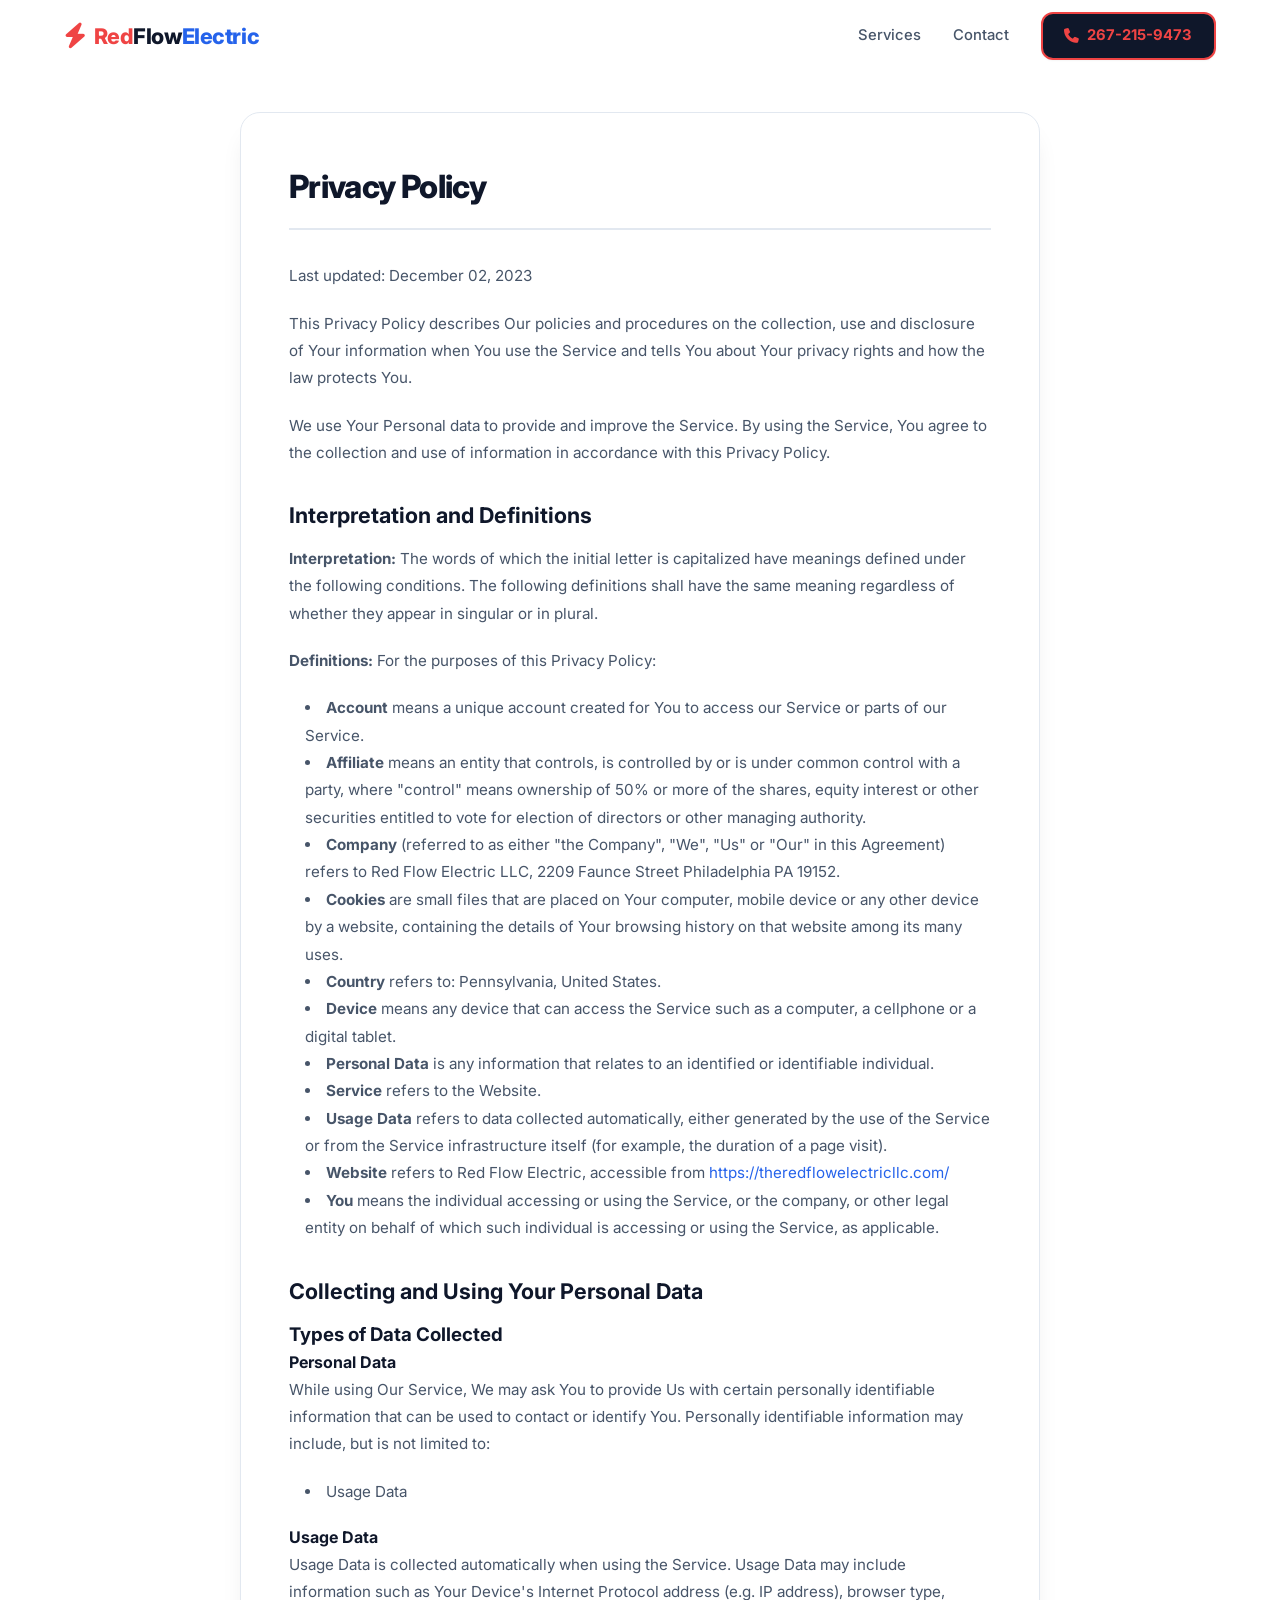
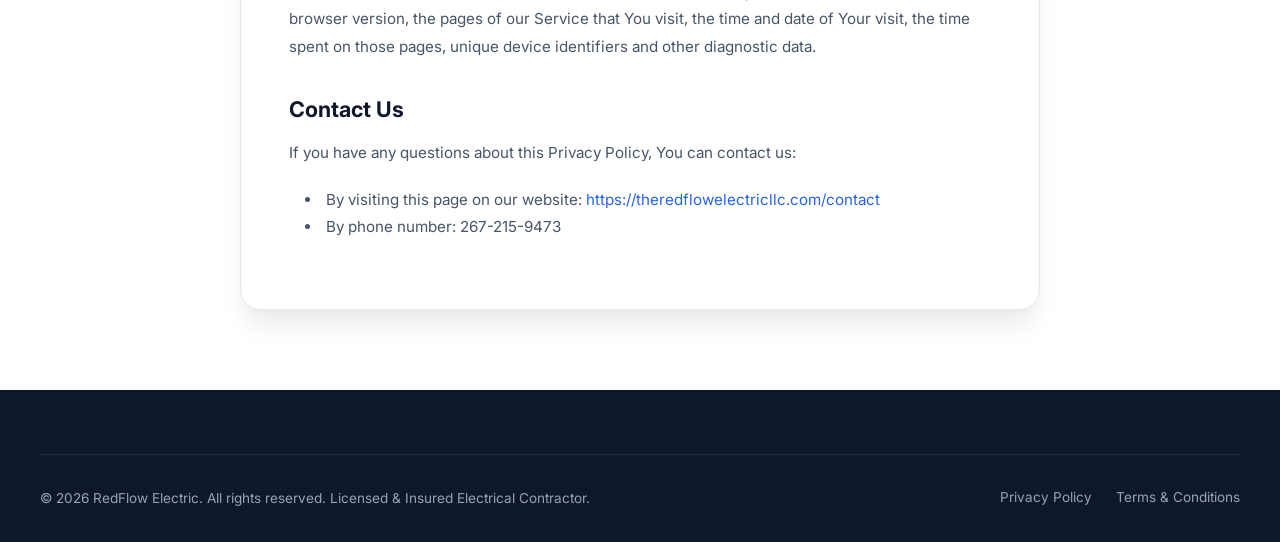
<file: privacy.html>
<!DOCTYPE html>
<html lang="en">
<head>
    <meta charset="UTF-8">
    <meta name="viewport" content="width=device-width, initial-scale=1.0">
    <title>Privacy Policy - RedFlow Electric</title>
    <meta name="description" content="Privacy Policy for RedFlow Electric, licensed and insured electrical services in Philadelphia.">
    <meta name="robots" content="noindex, follow">
    <link rel="canonical" href="https://theredflowelectricllc.com/privacy.html">

    <!-- Favicon -->
    <link rel="icon" type="image/svg+xml" href="images/favicon.svg">

    <!-- Font Awesome Icons -->
    <link rel="stylesheet" href="https://cdnjs.cloudflare.com/ajax/libs/font-awesome/6.4.0/css/all.min.css">

    <!-- Stylesheet -->
    <link rel="stylesheet" href="styles.css">
</head>
<body>
    <a href="#main-content" class="skip-to-content">Skip to content</a>

    <div class="background-bolts-container">
        <i class="fas fa-bolt"></i><i class="fas fa-bolt"></i><i class="fas fa-bolt"></i><i class="fas fa-bolt"></i><i class="fas fa-bolt"></i>
    </div>

    <!-- Navigation -->
    <nav>
        <div class="nav-container">
            <a href="index.html" class="logo">
                <i class="fas fa-bolt"></i>
                <span><span class="red">Red</span>Flow<span class="blue">Electric</span></span>
            </a>
            <div class="nav-links">
                <a href="index.html#services">Services</a>
                <a href="index.html#contact">Contact</a>
                <a href="tel:267-215-9473" class="btn-primary">
                    <i class="fas fa-phone"></i>
                    267-215-9473
                </a>
            </div>
            <button class="mobile-menu-btn" onclick="toggleMobileMenu()" aria-label="Toggle navigation menu" aria-expanded="false">
                <i class="fas fa-bars"></i>
            </button>
        </div>
        <div class="mobile-menu" id="mobile-menu">
            <a href="index.html#services" onclick="toggleMobileMenu()">Services</a>
            <a href="index.html#contact" onclick="toggleMobileMenu()">Contact</a>
            <a href="tel:267-215-9473" class="btn-primary">
                <i class="fas fa-phone"></i>
                Call Now: 267-215-9473
            </a>
        </div>
    </nav>

    <main id="main-content">
        <section class="legal-section">
            <div class="legal-container">
                <h1>Privacy Policy</h1>
                <p>Last updated: December 02, 2023</p>
                <p>This Privacy Policy describes Our policies and procedures on the collection, use and disclosure of Your information when You use the Service and tells You about Your privacy rights and how the law protects You.</p>
                <p>We use Your Personal data to provide and improve the Service. By using the Service, You agree to the collection and use of information in accordance with this Privacy Policy.</p>

                <h2>Interpretation and Definitions</h2>
                <p><strong>Interpretation:</strong> The words of which the initial letter is capitalized have meanings defined under the following conditions. The following definitions shall have the same meaning regardless of whether they appear in singular or in plural.</p>
                <p><strong>Definitions:</strong> For the purposes of this Privacy Policy:</p>
                <ul>
                    <li><strong>Account</strong> means a unique account created for You to access our Service or parts of our Service.</li>
                    <li><strong>Affiliate</strong> means an entity that controls, is controlled by or is under common control with a party, where "control" means ownership of 50% or more of the shares, equity interest or other securities entitled to vote for election of directors or other managing authority.</li>
                    <li><strong>Company</strong> (referred to as either "the Company", "We", "Us" or "Our" in this Agreement) refers to Red Flow Electric LLC, 2209 Faunce Street Philadelphia PA 19152.</li>
                    <li><strong>Cookies</strong> are small files that are placed on Your computer, mobile device or any other device by a website, containing the details of Your browsing history on that website among its many uses.</li>
                    <li><strong>Country</strong> refers to: Pennsylvania, United States.</li>
                    <li><strong>Device</strong> means any device that can access the Service such as a computer, a cellphone or a digital tablet.</li>
                    <li><strong>Personal Data</strong> is any information that relates to an identified or identifiable individual.</li>
                    <li><strong>Service</strong> refers to the Website.</li>
                    <li><strong>Usage Data</strong> refers to data collected automatically, either generated by the use of the Service or from the Service infrastructure itself (for example, the duration of a page visit).</li>
                    <li><strong>Website</strong> refers to Red Flow Electric, accessible from <a href="https://theredflowelectricllc.com/" rel="external nofollow noopener" target="_blank">https://theredflowelectricllc.com/</a></li>
                    <li><strong>You</strong> means the individual accessing or using the Service, or the company, or other legal entity on behalf of which such individual is accessing or using the Service, as applicable.</li>
                </ul>

                <h2>Collecting and Using Your Personal Data</h2>
                <h3>Types of Data Collected</h3>
                <h4>Personal Data</h4>
                <p>While using Our Service, We may ask You to provide Us with certain personally identifiable information that can be used to contact or identify You. Personally identifiable information may include, but is not limited to:</p>
                <ul>
                    <li>Usage Data</li>
                </ul>
                <h4>Usage Data</h4>
                <p>Usage Data is collected automatically when using the Service. Usage Data may include information such as Your Device's Internet Protocol address (e.g. IP address), browser type, browser version, the pages of our Service that You visit, the time and date of Your visit, the time spent on those pages, unique device identifiers and other diagnostic data.</p>

                <h2>Contact Us</h2>
                <p>If you have any questions about this Privacy Policy, You can contact us:</p>
                <ul>
                    <li>By visiting this page on our website: <a href="https://theredflowelectricllc.com/contact" rel="external nofollow noopener" target="_blank">https://theredflowelectricllc.com/contact</a></li>
                    <li>By phone number: 267-215-9473</li>
                </ul>
            </div>
        </section>
    </main>

    <!-- Footer -->
    <footer>
        <div class="footer-bottom">
            <p>&copy; <span id="copyright-year">2025</span> RedFlow Electric. All rights reserved. Licensed &amp; Insured Electrical Contractor.</p>
            <div class="footer-links">
                <a href="privacy.html">Privacy Policy</a>
                <a href="terms.html">Terms &amp; Conditions</a>
            </div>
        </div>
    </footer>

    <script src="script.js"></script>
</body>
</html>
</file>
<file: styles.css>
@import url('https://fonts.googleapis.com/css2?family=Inter:wght@400;500;600;700;800;900&display=swap');

/* ========================
   1. Design Tokens
   ======================== */
:root {
    --primary-blue: #2563eb;
    --primary-blue-dark: #1d4ed8;
    --primary-red: #ef4444;
    --primary-red-dark: #dc2626;
    --dark-bg: #0f172a;
    --dark-surface: #1e293b;

    --text-primary: #0f172a;
    --text-secondary: #475569;
    --text-muted: #94a3b8;

    --surface: #ffffff;
    --surface-alt: #f8fafc;
    --border: #e2e8f0;

    --shadow-sm: 0 1px 2px rgba(0, 0, 0, 0.04);
    --shadow-md: 0 4px 6px -1px rgba(0, 0, 0, 0.06),
                 0 2px 4px -2px rgba(0, 0, 0, 0.04);
    --shadow-lg: 0 10px 15px -3px rgba(0, 0, 0, 0.07),
                 0 4px 6px -4px rgba(0, 0, 0, 0.04);
    --shadow-xl: 0 20px 25px -5px rgba(0, 0, 0, 0.08),
                 0 8px 10px -6px rgba(0, 0, 0, 0.03);
    --shadow-2xl: 0 25px 50px -12px rgba(0, 0, 0, 0.18);

    --radius-sm: 0.375rem;
    --radius-md: 0.5rem;
    --radius-lg: 0.75rem;
    --radius-xl: 1rem;
    --radius-2xl: 1.25rem;

    --ease: cubic-bezier(0.4, 0, 0.2, 1);
    --transition: 0.3s var(--ease);
}

/* ========================
   2. Reset & Base
   ======================== */
*, *::before, *::after {
    margin: 0;
    padding: 0;
    box-sizing: border-box;
}

html {
    scroll-behavior: smooth;
    -webkit-text-size-adjust: 100%;
}

body {
    font-family: 'Inter', -apple-system, BlinkMacSystemFont, 'Segoe UI', Roboto, sans-serif;
    line-height: 1.6;
    color: var(--text-primary);
    background: var(--surface);
    overflow-x: hidden;
    -webkit-font-smoothing: antialiased;
    -moz-osx-font-smoothing: grayscale;
}

section[id] {
    scroll-margin-top: 90px;
}

img {
    max-width: 100%;
    display: block;
}

a {
    color: inherit;
    text-decoration: none;
}

/* ========================
   3. Utilities
   ======================== */
.sr-only {
    position: absolute;
    width: 1px;
    height: 1px;
    padding: 0;
    margin: -1px;
    overflow: hidden;
    clip: rect(0, 0, 0, 0);
    white-space: nowrap;
    border-width: 0;
}

.skip-to-content {
    position: absolute;
    top: -100%;
    left: 0;
    background: var(--primary-blue);
    color: white;
    padding: 0.75rem 1.5rem;
    z-index: 10000;
    font-weight: 600;
    border-radius: 0 0 var(--radius-md) 0;
}

.skip-to-content:focus {
    top: 0;
}

.container {
    max-width: 1200px;
    margin: 0 auto;
    padding: 0 1.5rem;
}

/* ========================
   4. Scroll Animations
   ======================== */
[data-animate] {
    opacity: 0;
    transform: translateY(32px);
    transition: opacity 0.7s var(--ease), transform 0.7s var(--ease);
}

[data-animate].is-visible {
    opacity: 1;
    transform: translateY(0);
}

/* stagger children */
[data-animate-stagger] > * {
    opacity: 0;
    transform: translateY(24px);
    transition: opacity 0.5s var(--ease), transform 0.5s var(--ease);
}

[data-animate-stagger].is-visible > *:nth-child(1) { transition-delay: 0.05s; }
[data-animate-stagger].is-visible > *:nth-child(2) { transition-delay: 0.1s; }
[data-animate-stagger].is-visible > *:nth-child(3) { transition-delay: 0.15s; }
[data-animate-stagger].is-visible > *:nth-child(4) { transition-delay: 0.2s; }
[data-animate-stagger].is-visible > *:nth-child(5) { transition-delay: 0.25s; }
[data-animate-stagger].is-visible > *:nth-child(6) { transition-delay: 0.3s; }

[data-animate-stagger].is-visible > * {
    opacity: 1;
    transform: translateY(0);
}

/* ========================
   5. Background Bolts
   ======================== */
.background-bolts-container {
    position: fixed;
    top: 0;
    left: 0;
    width: 100%;
    height: 100%;
    z-index: -1;
    overflow: hidden;
    pointer-events: none;
}

.background-bolts-container .fa-bolt {
    position: absolute;
    color: rgba(37, 99, 235, 0.04);
    opacity: 0;
    animation: floatBolt 18s infinite ease-in-out;
}

.background-bolts-container .fa-bolt:nth-child(even) {
    color: rgba(239, 68, 68, 0.04);
}

@keyframes floatBolt {
    0%   { opacity: 0; transform: translateY(20px) rotate(8deg); }
    50%  { opacity: 1; }
    100% { opacity: 0; transform: translateY(-20px) rotate(-8deg); }
}

.background-bolts-container .fa-bolt:nth-of-type(1)  { top: 15%; left: 10%;  font-size: 2rem;   animation-delay: 0s; }
.background-bolts-container .fa-bolt:nth-of-type(2)  { top: 25%; left: 85%;  font-size: 3rem;   animation-delay: -2s; }
.background-bolts-container .fa-bolt:nth-of-type(3)  { top: 75%; left: 90%;  font-size: 1.5rem; animation-delay: -5s; }
.background-bolts-container .fa-bolt:nth-of-type(4)  { top: 80%; left: 10%;  font-size: 4rem;   animation-delay: -12s; }
.background-bolts-container .fa-bolt:nth-of-type(5)  { top: 50%; left: 50%;  font-size: 2.5rem; animation-delay: -8s; }
.background-bolts-container .fa-bolt:nth-of-type(6)  { top: 90%; left: 55%;  font-size: 1.8rem; animation-delay: -10s; }
.background-bolts-container .fa-bolt:nth-of-type(7)  { top: 10%; left: 45%;  font-size: 2.2rem; animation-delay: -4s; }
.background-bolts-container .fa-bolt:nth-of-type(8)  { top: 45%; left: 20%;  font-size: 1.5rem; animation-delay: -14s; }
.background-bolts-container .fa-bolt:nth-of-type(9)  { top: 60%; left: 75%;  font-size: 3.5rem; animation-delay: -7s; }
.background-bolts-container .fa-bolt:nth-of-type(10) { top: 5%;  left: 70%;  font-size: 2rem;   animation-delay: -1s; }

/* ========================
   6. Navigation
   ======================== */
nav {
    position: fixed;
    width: 100%;
    background: rgba(255, 255, 255, 0.85);
    backdrop-filter: blur(12px);
    -webkit-backdrop-filter: blur(12px);
    border-bottom: 1px solid transparent;
    z-index: 1000;
    transition: border-color var(--transition), box-shadow var(--transition);
}

nav.scrolled {
    border-bottom-color: var(--border);
    box-shadow: var(--shadow-md);
}

.nav-container {
    max-width: 1200px;
    margin: 0 auto;
    padding: 0 1.5rem;
    display: flex;
    justify-content: space-between;
    align-items: center;
    height: 72px;
}

.logo {
    display: flex;
    align-items: center;
    font-size: 1.35rem;
    font-weight: 800;
    letter-spacing: -0.02em;
    color: var(--text-primary);
    gap: 0.5rem;
}

.logo i {
    color: var(--primary-red);
    font-size: 1.6rem;
}

.logo .red,
.footer-logo .red  { color: var(--primary-red); }
.logo .blue,
.footer-logo .blue { color: var(--primary-blue); }

.nav-links {
    display: flex;
    align-items: center;
    gap: 2rem;
}

.nav-links a:not(.btn-primary) {
    color: var(--text-secondary);
    font-size: 0.925rem;
    font-weight: 500;
    position: relative;
    padding: 0.25rem 0;
    transition: color var(--transition);
}

.nav-links a:not(.btn-primary)::after {
    content: '';
    position: absolute;
    bottom: -2px;
    left: 0;
    width: 0;
    height: 2px;
    background: var(--primary-red);
    border-radius: 1px;
    transition: width var(--transition);
}

.nav-links a:not(.btn-primary):hover {
    color: var(--text-primary);
}

.nav-links a:not(.btn-primary):hover::after {
    width: 100%;
}

.mobile-menu-btn {
    display: none;
    background: none;
    border: none;
    font-size: 1.35rem;
    cursor: pointer;
    color: var(--text-secondary);
    padding: 0.5rem;
    border-radius: var(--radius-md);
    transition: background var(--transition);
    -webkit-tap-highlight-color: transparent;
}

.mobile-menu-btn:hover {
    background: var(--surface-alt);
}

.mobile-menu {
    display: none;
    background: var(--surface);
    border-top: 1px solid var(--border);
    padding-bottom: 0.5rem;
}

.mobile-menu.active {
    display: block;
}

.mobile-menu a:not(.btn-primary) {
    display: block;
    padding: 0.875rem 1.5rem;
    color: var(--text-secondary);
    font-weight: 500;
    border-bottom: 1px solid var(--border);
    transition: background var(--transition), color var(--transition);
    -webkit-tap-highlight-color: transparent;
}

.mobile-menu a:not(.btn-primary):hover,
.mobile-menu a:not(.btn-primary):active {
    background: var(--surface-alt);
    color: var(--primary-blue);
}

.mobile-menu .btn-primary {
    margin: 1rem 1.5rem 0.5rem;
    justify-content: center;
}

.mobile-menu .btn-primary i {
    color: inherit;
}

/* ========================
   7. Buttons
   ======================== */
.btn-primary {
    background: var(--dark-bg);
    color: var(--primary-red);
    padding: 0.65rem 1.35rem;
    border-radius: var(--radius-lg);
    display: inline-flex;
    align-items: center;
    gap: 0.5rem;
    font-weight: 700;
    font-size: 0.925rem;
    border: 2px solid var(--primary-red);
    box-shadow: var(--shadow-sm);
    transition: all var(--transition);
    cursor: pointer;
    white-space: nowrap;
}

.btn-primary:hover {
    background: var(--primary-red);
    color: white;
    transform: translateY(-2px);
    box-shadow: 0 8px 20px rgba(239, 68, 68, 0.3);
}

.btn-primary:active {
    transform: translateY(0);
}

.btn-secondary {
    background: var(--surface);
    color: var(--text-primary);
    padding: 0.875rem 1.75rem;
    border-radius: var(--radius-lg);
    display: inline-flex;
    align-items: center;
    gap: 0.5rem;
    border: 2px solid var(--border);
    font-size: 1rem;
    font-weight: 600;
    transition: all var(--transition);
    cursor: pointer;
}

.btn-secondary:hover {
    border-color: var(--primary-blue);
    color: var(--primary-blue);
    transform: translateY(-2px);
    box-shadow: var(--shadow-md);
}

.btn-large {
    padding: 0.9rem 2rem;
    font-size: 1.05rem;
}

.btn-submit {
    width: 100%;
    background: var(--primary-blue);
    color: white;
    padding: 0.9rem 1rem;
    border: none;
    border-radius: var(--radius-lg);
    font-size: 1rem;
    font-weight: 600;
    cursor: pointer;
    font-family: inherit;
    transition: all var(--transition);
    position: relative;
    overflow: hidden;
}

.btn-submit:hover {
    background: var(--primary-blue-dark);
    transform: translateY(-1px);
    box-shadow: 0 6px 16px rgba(37, 99, 235, 0.3);
}

.btn-submit:active {
    transform: translateY(0);
}

.btn-social {
    padding: 0.75rem 1.5rem;
    border-radius: var(--radius-lg);
    display: inline-flex;
    align-items: center;
    gap: 0.75rem;
    font-weight: 600;
    font-size: 0.925rem;
    border: 2px solid transparent;
    transition: all var(--transition);
    cursor: pointer;
}

.btn-facebook {
    background: #1877F2;
    color: white;
}

.btn-facebook:hover {
    background: white;
    color: #1877F2;
    border-color: #1877F2;
    transform: translateY(-2px);
    box-shadow: 0 6px 16px rgba(24, 119, 242, 0.25);
}

.btn-yelp {
    background: #d32323;
    color: white;
}

.btn-yelp:hover {
    background: white;
    color: #d32323;
    border-color: #d32323;
    transform: translateY(-2px);
    box-shadow: 0 6px 16px rgba(211, 35, 35, 0.25);
}

/* ========================
   8. Hero Section
   ======================== */
.hero {
    padding: 112px 1.5rem 80px;
    background: var(--surface-alt);
    position: relative;
}

.hero-container {
    max-width: 1200px;
    margin: 0 auto;
    display: grid;
    grid-template-columns: 1fr 1fr;
    gap: 4rem;
    align-items: center;
}

.badge {
    display: inline-flex;
    align-items: center;
    gap: 0.4rem;
    background: #fef2f2;
    color: var(--primary-red-dark);
    padding: 0.4rem 1rem;
    border-radius: 2rem;
    font-size: 0.8rem;
    font-weight: 600;
    margin-bottom: 1.25rem;
    border: 1px solid #fecaca;
    letter-spacing: 0.02em;
    text-transform: uppercase;
}

.hero-content h1 {
    font-size: clamp(2.25rem, 4vw, 3.25rem);
    font-weight: 800;
    margin-bottom: 1.25rem;
    line-height: 1.15;
    letter-spacing: -0.03em;
    color: var(--text-primary);
}

.hero-content p {
    font-size: 1.125rem;
    color: var(--text-secondary);
    margin-bottom: 2rem;
    line-height: 1.7;
    max-width: 520px;
}

.hero-buttons {
    display: flex;
    gap: 1rem;
    margin-bottom: 2rem;
    flex-wrap: wrap;
}

.hero-features {
    display: flex;
    gap: 1.5rem;
    font-size: 0.85rem;
    color: var(--text-muted);
    margin-bottom: 1.5rem;
    font-weight: 500;
}

.hero-features div {
    display: flex;
    align-items: center;
    gap: 0.4rem;
}

.hero-features i {
    color: var(--primary-blue);
    font-size: 0.9rem;
}

.offer-banner {
    background: #eff6ff;
    border: 1.5px solid #bfdbfe;
    border-radius: var(--radius-lg);
    padding: 0.875rem 1.25rem;
    text-align: center;
}

.offer-banner p {
    color: var(--primary-blue-dark);
    font-weight: 600;
    margin: 0;
    font-size: 0.925rem;
}

/* Hero Image */
.hero-image {
    position: relative;
}

.hero-image-wrapper {
    background: var(--dark-bg);
    border-radius: var(--radius-2xl);
    padding: 1.25rem;
    box-shadow: var(--shadow-2xl);
    position: relative;
}

.experience-badge {
    position: absolute;
    bottom: -1rem;
    left: -1rem;
    background: var(--surface);
    padding: 1rem 1.25rem;
    border-radius: var(--radius-xl);
    box-shadow: var(--shadow-xl);
    display: flex;
    align-items: center;
    gap: 0.75rem;
    z-index: 10;
    border: 1px solid var(--border);
}

.experience-icon {
    background: #fef2f2;
    width: 48px;
    height: 48px;
    border-radius: 50%;
    display: flex;
    align-items: center;
    justify-content: center;
    flex-shrink: 0;
}

.experience-icon i {
    font-size: 1.4rem;
    color: var(--primary-red);
}

.experience-text h3 {
    font-size: 1.25rem;
    font-weight: 800;
    letter-spacing: -0.02em;
    line-height: 1.2;
}

.experience-text p {
    color: var(--text-muted);
    font-size: 0.8rem;
    font-weight: 500;
    margin: 0;
    text-transform: uppercase;
    letter-spacing: 0.05em;
}

/* ========================
   9. Slider & Lightbox
   ======================== */
.slider-container {
    position: relative;
    width: 100%;
    height: 380px;
    border-radius: var(--radius-xl);
    overflow: hidden;
}

.slide {
    display: none;
    width: 100%;
    height: 100%;
    cursor: pointer;
}

.slide img {
    width: 100%;
    height: 100%;
    object-fit: cover;
    transition: transform 0.4s var(--ease);
}

.slide:hover img {
    transform: scale(1.03);
}

.fade-animation {
    animation: fade 0.8s var(--ease);
}

@keyframes fade {
    from { opacity: 0; }
    to   { opacity: 1; }
}

.slider-btn {
    position: absolute;
    top: 50%;
    transform: translateY(-50%);
    background: rgba(255, 255, 255, 0.92);
    border: none;
    width: 38px;
    height: 38px;
    border-radius: 50%;
    cursor: pointer;
    font-size: 0.85rem;
    color: var(--text-primary);
    z-index: 5;
    transition: all var(--transition);
    display: flex;
    align-items: center;
    justify-content: center;
    box-shadow: var(--shadow-md);
}

.slider-btn:hover {
    background: white;
    box-shadow: var(--shadow-lg);
    transform: translateY(-50%) scale(1.08);
}

.slider-prev { left: 10px; }
.slider-next { right: 10px; }

.slider-dots {
    position: absolute;
    bottom: 10px;
    left: 50%;
    transform: translateX(-50%);
    display: flex;
    gap: 6px;
    z-index: 5;
}

.slider-dot {
    width: 8px;
    height: 8px;
    border-radius: 50%;
    border: 2px solid rgba(255, 255, 255, 0.8);
    background: transparent;
    cursor: pointer;
    padding: 0;
    transition: all var(--transition);
}

.slider-dot.active {
    background: white;
    transform: scale(1.2);
}

/* Lightbox */
#lightbox {
    display: none;
    position: fixed;
    z-index: 9999;
    top: 0;
    left: 0;
    width: 100%;
    height: 100%;
    background-color: rgba(0, 0, 0, 0.88);
    justify-content: center;
    align-items: center;
    backdrop-filter: blur(4px);
}

#lightbox.active {
    display: flex;
}

#lightbox-img {
    max-width: 90%;
    max-height: 85vh;
    border-radius: var(--radius-lg);
    box-shadow: 0 30px 60px rgba(0, 0, 0, 0.4);
}

.close-btn {
    position: absolute;
    top: 1rem;
    right: 1.5rem;
    color: #fff;
    font-size: 2.5rem;
    font-weight: 300;
    cursor: pointer;
    background: none;
    border: none;
    line-height: 1;
    transition: opacity var(--transition);
    opacity: 0.7;
}

.close-btn:hover {
    opacity: 1;
}

/* ========================
   10. Sections (shared)
   ======================== */
section {
    padding: 5.5rem 1.5rem;
}

.section-header {
    text-align: center;
    margin-bottom: 3.5rem;
}

.section-header h2 {
    font-size: clamp(1.75rem, 3vw, 2.25rem);
    font-weight: 800;
    margin-bottom: 0.75rem;
    letter-spacing: -0.025em;
    color: var(--text-primary);
}

.section-header p {
    font-size: 1.1rem;
    color: var(--text-secondary);
    max-width: 560px;
    margin: 0 auto;
}

.section-header-left {
    text-align: left;
    margin-bottom: 2rem;
}

.section-header-left p {
    margin: 0;
}

/* ========================
   11. Services
   ======================== */
.services-grid {
    display: grid;
    grid-template-columns: repeat(3, 1fr);
    gap: 1.5rem;
}

.service-card {
    background: var(--surface);
    padding: 2rem;
    border-radius: var(--radius-2xl);
    border: 1px solid var(--border);
    transition: all var(--transition);
    position: relative;
    overflow: hidden;
}

.service-card::before {
    content: '';
    position: absolute;
    top: 0;
    left: 0;
    width: 100%;
    height: 3px;
    background: var(--primary-red);
    transform: scaleX(0);
    transform-origin: left;
    transition: transform 0.4s var(--ease);
}

.service-card:hover {
    transform: translateY(-6px);
    box-shadow: var(--shadow-xl);
    border-color: transparent;
}

.service-card:hover::before {
    transform: scaleX(1);
}

.service-icon {
    width: 52px;
    height: 52px;
    border-radius: var(--radius-lg);
    display: flex;
    align-items: center;
    justify-content: center;
    margin-bottom: 1.25rem;
    background: #eff6ff;
}

.service-icon i {
    font-size: 1.5rem;
    color: var(--primary-blue);
}

.service-card:nth-child(3n) .service-icon {
    background: #fef2f2;
}

.service-card:nth-child(3n) .service-icon i {
    color: var(--primary-red);
}

.service-card h3 {
    font-size: 1.125rem;
    font-weight: 700;
    margin-bottom: 0.5rem;
    letter-spacing: -0.01em;
}

.service-card p {
    color: var(--text-secondary);
    font-size: 0.925rem;
    line-height: 1.6;
}

/* ========================
   12. Why Choose Us
   ======================== */
.why-us {
    background: var(--surface-alt);
}

.features-grid {
    display: grid;
    grid-template-columns: repeat(4, 1fr);
    gap: 1.5rem;
}

.features-grid > div {
    text-align: center;
    background: var(--surface);
    padding: 2.5rem 1.5rem;
    border-radius: var(--radius-2xl);
    border: 1px solid var(--border);
    transition: all var(--transition);
}

.features-grid > div:hover {
    transform: translateY(-4px);
    box-shadow: var(--shadow-lg);
    border-color: transparent;
}

.feature-icon {
    background: var(--primary-blue);
    width: 60px;
    height: 60px;
    border-radius: 50%;
    display: flex;
    align-items: center;
    justify-content: center;
    margin: 0 auto 1.25rem;
    transition: transform var(--transition);
}

.features-grid > div:hover .feature-icon {
    transform: scale(1.1);
}

.features-grid > div:nth-child(even) .feature-icon {
    background: var(--primary-red);
}

.feature-icon i {
    font-size: 1.5rem;
    color: white;
}

.features-grid h3 {
    font-size: 1rem;
    font-weight: 700;
    margin-bottom: 0.4rem;
    letter-spacing: -0.01em;
}

.features-grid p {
    color: var(--text-secondary);
    font-size: 0.875rem;
    line-height: 1.55;
}

/* ========================
   13. Reviews
   ======================== */
.reviews {
    text-align: center;
}

.reviews-container {
    max-width: 720px;
    margin: 0 auto;
    background: var(--surface);
    padding: 3rem 2.5rem;
    border-radius: var(--radius-2xl);
    box-shadow: var(--shadow-xl);
    border: 1px solid var(--border);
    position: relative;
    overflow: hidden;
}

.reviews-container::before {
    content: '';
    position: absolute;
    top: 0;
    left: 0;
    width: 100%;
    height: 4px;
    background: var(--primary-red);
}

.yelp-badge {
    margin-bottom: 2rem;
}

.yelp-badge img {
    height: 36px;
    width: auto;
    margin: 0 auto 0.75rem;
}

.yelp-badge .stars {
    font-size: 1.75rem;
    color: #f59e0b;
    margin: 0.4rem 0;
    letter-spacing: 0.1em;
}

.yelp-badge p {
    color: var(--text-secondary);
    font-weight: 600;
    font-size: 0.95rem;
}

.social-proof-buttons {
    display: flex;
    justify-content: center;
    gap: 1rem;
    margin-top: 0.5rem;
}

/* ========================
   14. Slogan
   ======================== */
#slogan {
    background-color: var(--dark-bg);
    padding: 4.5rem 1.5rem;
    position: relative;
    overflow: hidden;
}

.slogan-container {
    max-width: 1200px;
    margin: 0 auto;
    display: flex;
    align-items: center;
    justify-content: center;
    gap: 1.25rem;
}

.slogan-icon i {
    font-size: 2.5rem;
    color: var(--primary-red);
}

.slogan-text h2 {
    font-size: clamp(2rem, 4vw, 3rem);
    font-weight: 900;
    color: white;
    text-transform: uppercase;
    letter-spacing: 0.12em;
}

/* ========================
   15. Service Areas
   ======================== */
.areas-grid {
    display: grid;
    grid-template-columns: repeat(4, 1fr);
    gap: 1.5rem;
}

.area-card {
    background: var(--surface);
    padding: 2rem 1.5rem;
    border-radius: var(--radius-2xl);
    box-shadow: var(--shadow-sm);
    border: 1px solid var(--border);
    text-align: center;
    transition: all var(--transition);
    position: relative;
    overflow: hidden;
}

.area-card::after {
    content: '';
    position: absolute;
    bottom: 0;
    left: 0;
    width: 100%;
    height: 3px;
    background: var(--primary-red);
    transition: height 0.3s var(--ease);
}

.area-card:hover {
    transform: translateY(-5px);
    box-shadow: var(--shadow-lg);
    border-color: transparent;
}

.area-card:hover::after {
    height: 4px;
    background: var(--primary-blue);
}

.area-card i {
    font-size: 2rem;
    color: var(--primary-red);
    margin-bottom: 0.75rem;
    display: inline-block;
    transition: transform var(--transition);
}

.area-card:hover i {
    transform: scale(1.15);
}

.area-card h3 {
    font-size: 1.1rem;
    font-weight: 700;
    color: var(--text-primary);
}

/* ========================
   16. Contact
   ======================== */
.contact-grid {
    display: grid;
    grid-template-columns: 1fr 1fr;
    gap: 3rem;
}

.form-wrapper {
    background: var(--surface);
    padding: 2.25rem;
    border-radius: var(--radius-2xl);
    box-shadow: var(--shadow-lg);
    border: 1px solid var(--border);
}

.form-group {
    margin-bottom: 1.25rem;
}

.form-row {
    display: grid;
    grid-template-columns: 1fr 1fr;
    gap: 1.25rem;
    margin-bottom: 1.25rem;
}

input,
select,
textarea {
    width: 100%;
    padding: 0.75rem 1rem;
    border: 1.5px solid var(--border);
    border-radius: var(--radius-lg);
    font-size: 0.925rem;
    font-family: inherit;
    outline: none;
    color: var(--text-primary);
    background: var(--surface);
    transition: all var(--transition);
}

input::placeholder,
textarea::placeholder {
    color: var(--text-muted);
}

input:hover,
select:hover,
textarea:hover {
    border-color: #cbd5e1;
}

input:focus,
select:focus,
textarea:focus {
    border-color: var(--primary-blue);
    box-shadow: 0 0 0 3px rgba(37, 99, 235, 0.1);
}

textarea {
    resize: vertical;
    min-height: 100px;
}

select {
    cursor: pointer;
    appearance: none;
    background-image: url("data:image/svg+xml,%3Csvg xmlns='http://www.w3.org/2000/svg' width='16' height='16' fill='%2394a3b8' viewBox='0 0 16 16'%3E%3Cpath d='M8 11L3 6h10l-5 5z'/%3E%3C/svg%3E");
    background-repeat: no-repeat;
    background-position: right 0.75rem center;
    padding-right: 2.5rem;
}

.map-wrapper {
    background: var(--surface);
    padding: 0.75rem;
    border-radius: var(--radius-2xl);
    box-shadow: var(--shadow-lg);
    border: 1px solid var(--border);
    height: 100%;
    min-height: 500px;
}

.map-wrapper iframe {
    width: 100%;
    height: 100%;
    border: 0;
    border-radius: var(--radius-xl);
}

/* ========================
   17. Footer
   ======================== */
footer {
    background: var(--dark-bg);
    color: white;
    padding: 4rem 1.5rem 2rem;
}

.footer-grid {
    display: grid;
    grid-template-columns: 1.5fr 1fr 1fr 0.8fr;
    gap: 2.5rem;
    max-width: 1200px;
    margin: 0 auto 3rem;
}

.footer-logo {
    display: flex;
    align-items: center;
    margin-bottom: 1rem;
    gap: 0.5rem;
}

.footer-logo i {
    color: var(--primary-red);
    font-size: 1.6rem;
}

.footer-logo span {
    font-size: 1.35rem;
    font-weight: 800;
    letter-spacing: -0.02em;
}

footer h3 {
    font-size: 0.85rem;
    font-weight: 700;
    margin-bottom: 1.25rem;
    text-transform: uppercase;
    letter-spacing: 0.06em;
    color: var(--text-muted);
}

footer p {
    color: #94a3b8;
    font-size: 0.9rem;
    line-height: 1.7;
}

footer a {
    color: #94a3b8;
    font-size: 0.9rem;
    transition: color var(--transition);
}

footer a:hover {
    color: white;
}

.footer-socials {
    display: flex;
    gap: 0.75rem;
}

.footer-socials a {
    font-size: 1.2rem;
    width: 40px;
    height: 40px;
    display: flex;
    align-items: center;
    justify-content: center;
    border-radius: 50%;
    background: var(--dark-surface);
    color: var(--text-muted);
    transition: all var(--transition);
}

.footer-socials a:hover {
    background: var(--primary-blue);
    color: white;
    transform: translateY(-2px);
}

.contact-item {
    display: flex;
    align-items: start;
    gap: 0.6rem;
    margin-bottom: 0.875rem;
}

.contact-item i {
    color: var(--primary-red);
    margin-top: 0.3rem;
    font-size: 0.85rem;
    flex-shrink: 0;
}

.footer-bottom {
    border-top: 1px solid rgba(255, 255, 255, 0.08);
    padding-top: 2rem;
    display: flex;
    justify-content: space-between;
    align-items: center;
    max-width: 1200px;
    margin: 0 auto;
}

.footer-bottom p {
    font-size: 0.85rem;
}

.footer-links {
    display: flex;
    gap: 1.5rem;
}

.footer-links a {
    font-size: 0.85rem;
}

/* ========================
   18. Legal Pages
   ======================== */
.legal-section {
    padding: 112px 1.5rem 80px;
}

.legal-container {
    max-width: 800px;
    margin: 0 auto;
    background: var(--surface);
    padding: 3rem;
    border-radius: var(--radius-2xl);
    box-shadow: var(--shadow-xl);
    border: 1px solid var(--border);
    overflow-wrap: break-word;
}

.legal-container h1 {
    font-size: 2rem;
    font-weight: 800;
    margin-bottom: 2rem;
    border-bottom: 2px solid var(--border);
    padding-bottom: 1rem;
    letter-spacing: -0.02em;
}

.legal-container h2 {
    font-size: 1.35rem;
    font-weight: 700;
    margin-top: 2rem;
    margin-bottom: 0.75rem;
}

.legal-container p,
.legal-container ul {
    color: var(--text-secondary);
    margin-bottom: 1.25rem;
    line-height: 1.8;
    font-size: 0.95rem;
}

.legal-container ul {
    list-style-position: inside;
    padding-left: 1rem;
}

.legal-container a {
    color: var(--primary-blue);
}

.legal-container a:hover {
    text-decoration: underline;
}

/* ========================
   19. 404 Page
   ======================== */
.error-section {
    padding: 112px 1.5rem 80px;
    min-height: 70vh;
    display: flex;
    align-items: center;
    justify-content: center;
}

.error-content {
    text-align: center;
}

.error-content .error-icon {
    font-size: 4rem;
    color: var(--primary-red);
    margin-bottom: 1rem;
}

.error-content h1 {
    font-size: 7rem;
    font-weight: 900;
    color: var(--dark-bg);
    line-height: 1;
    margin-bottom: 0.5rem;
    letter-spacing: -0.04em;
}

.error-content p {
    font-size: 1.125rem;
    color: var(--text-secondary);
    margin-bottom: 2rem;
    max-width: 400px;
    margin-left: auto;
    margin-right: auto;
}

/* ========================
   20. Responsive
   ======================== */
@media (max-width: 1024px) {
    .services-grid {
        grid-template-columns: repeat(2, 1fr);
    }

    .features-grid {
        grid-template-columns: repeat(2, 1fr);
    }

    .areas-grid {
        grid-template-columns: repeat(2, 1fr);
    }

    .footer-grid {
        grid-template-columns: repeat(2, 1fr);
    }
}

@media (max-width: 768px) {
    .nav-links {
        display: none;
    }

    .mobile-menu-btn {
        display: block;
    }

    section {
        padding: 4rem 1.25rem;
    }

    /* Hero */
    .hero {
        padding: 100px 1.25rem 3.5rem;
    }

    .hero-container {
        grid-template-columns: 1fr;
        gap: 2.5rem;
    }

    .hero-content h1 {
        font-size: 2rem;
    }

    .hero-buttons {
        flex-direction: column;
    }

    .hero-features {
        flex-direction: column;
        gap: 0.5rem;
    }

    .hero-image-wrapper {
        padding: 0.75rem;
    }

    .slider-container {
        height: 260px;
    }

    .experience-badge {
        bottom: 0.75rem;
        left: 0.75rem;
        padding: 0.75rem 1rem;
    }

    .experience-icon {
        width: 40px;
        height: 40px;
    }

    .experience-icon i {
        font-size: 1.1rem;
    }

    .experience-text h3 {
        font-size: 1.1rem;
    }

    /* Grids */
    .services-grid,
    .features-grid,
    .areas-grid {
        grid-template-columns: 1fr;
    }

    .contact-grid {
        grid-template-columns: 1fr;
    }

    .form-row {
        grid-template-columns: 1fr;
    }

    .map-wrapper {
        min-height: 350px;
    }

    /* Reviews */
    .reviews-container {
        padding: 2rem 1.5rem;
    }

    .social-proof-buttons {
        flex-direction: column;
        align-items: center;
    }

    /* Slogan */
    .slogan-container {
        flex-direction: column;
        gap: 0.75rem;
    }

    .slogan-icon i {
        font-size: 2rem;
    }

    .slogan-text h2 {
        text-align: center;
        letter-spacing: 0.08em;
    }

    /* Footer */
    .footer-grid {
        grid-template-columns: 1fr;
        gap: 2rem;
    }

    .footer-bottom {
        flex-direction: column;
        gap: 1rem;
        text-align: center;
    }

    .footer-links {
        flex-direction: column;
        gap: 0.5rem;
    }

    /* Legal */
    .legal-container {
        padding: 2rem 1.5rem;
    }

    .legal-container h1 {
        font-size: 1.6rem;
    }

    /* 404 */
    .error-content h1 {
        font-size: 5rem;
    }

    /* Animations - reduce motion */
    [data-animate] {
        transform: translateY(20px);
    }
}

@media (prefers-reduced-motion: reduce) {
    *, *::before, *::after {
        animation-duration: 0.01ms !important;
        transition-duration: 0.01ms !important;
    }

    [data-animate] {
        opacity: 1;
        transform: none;
    }

    [data-animate-stagger] > * {
        opacity: 1;
        transform: none;
    }

    html {
        scroll-behavior: auto;
    }
}
</file>
